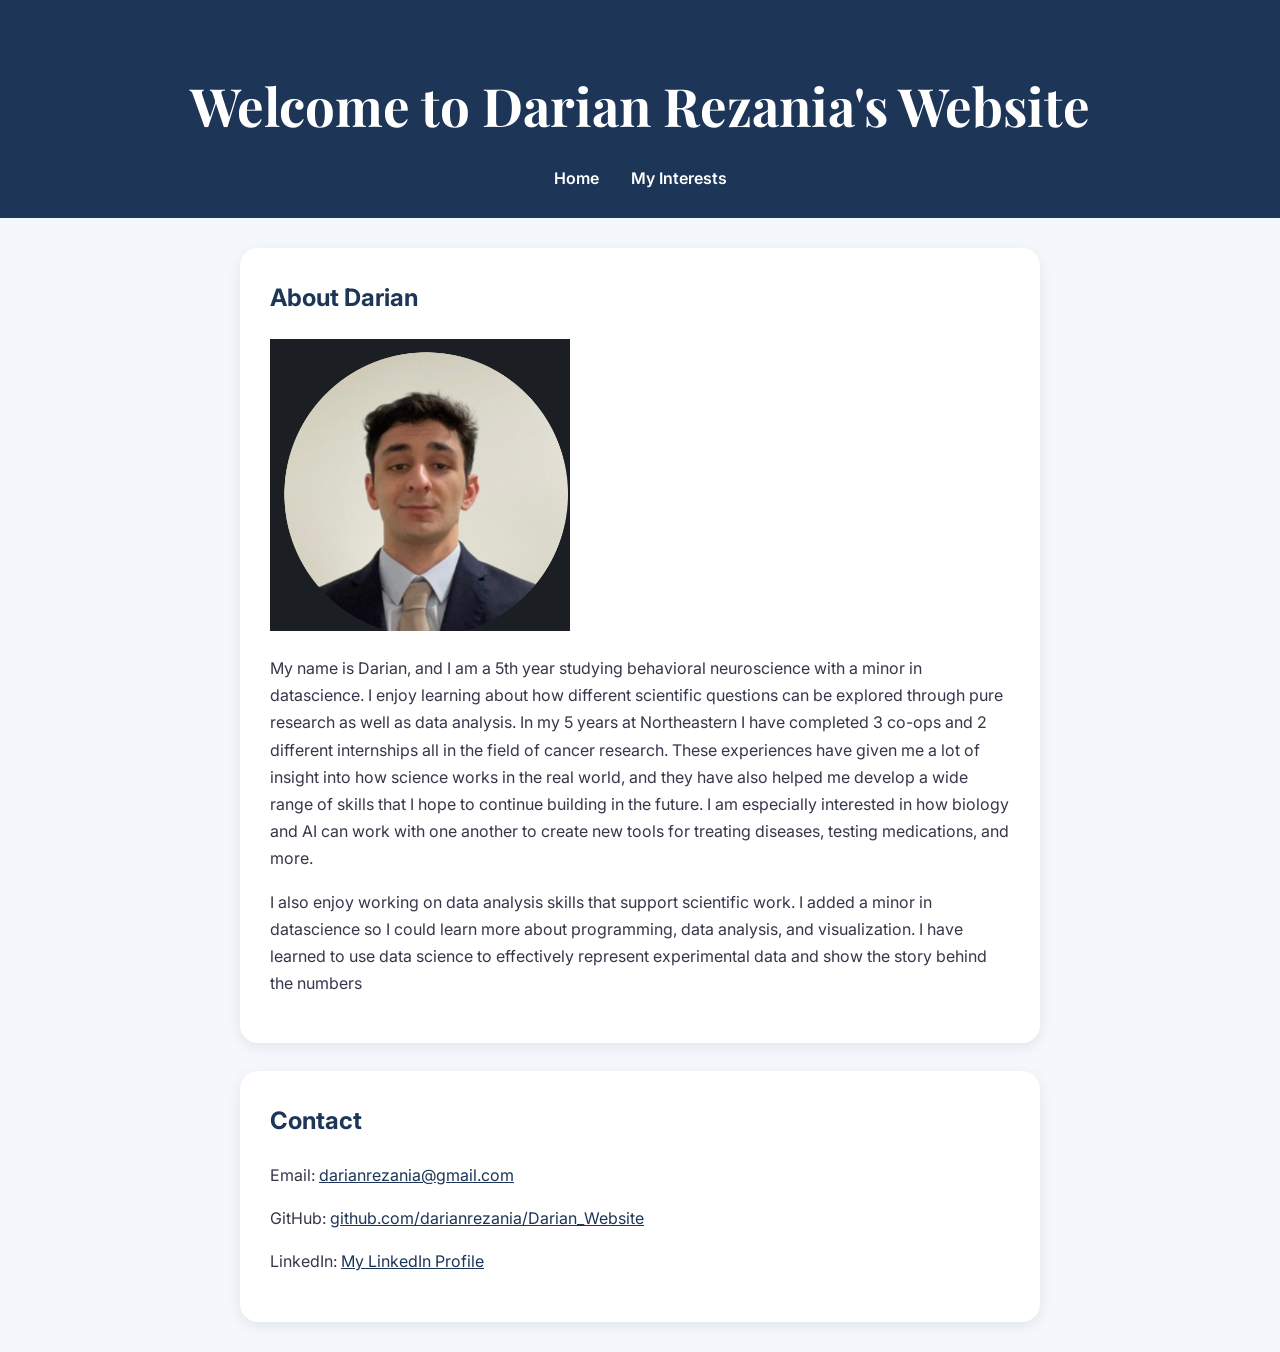
<file: index.html>
<!DOCTYPE html>
<html lang="en"></html>
<head>
    <title>Darian Rezania | Home</title>
    <link rel="stylesheet" href="style.css">
    <link href="https://fonts.googleapis.com/css2?family=Playfair+Display:wght@700&family=Inter:wght@400;500;700&display=swap" rel="stylesheet">
</head>
<body>
    <header>
        <h1>Welcome to Darian Rezania's Website</h1>
        <nav>
            <a href="index.html">Home</a>
            <a href="page2.html">My Interests</a>
        </nav>
    </header>

    <main class="container">
        <section class="card">
            <h2>About Darian</h2>
            <img
            src="Darian.png" alt="Profile Picture of Darian" width="300">
            

            <p>
                My name is Darian, and I am a 5th year studying behavioral neuroscience with a minor in datascience.
                I enjoy learning about how different scientific questions can be explored through pure research as well as data analysis. 
                In my 5 years at Northeastern I have completed 3 co-ops and 2 different internships all in the field of cancer research. 
                These experiences have given me a lot of insight into how science works in the real world,
                and they have also helped me develop a wide range of skills that I hope to continue building in the future.
                I am especially interested in how biology and AI can work with one another to create new tools for treating diseases,
                testing medications, and more. 
            </p>

            <p>
                I also enjoy working on data analysis skills that support scientific work. I added
                a minor in datascience so I could learn more about programming, data analysis, and visualization. 
                I have learned to use data science to effectively represent experimental data and show the story behind the numbers
            </p>
        </section>

        <section class="card">
            <h2>Contact</h2>
            <p>Email: <a href="mailto:darianrezania@gmail.com">darianrezania@gmail.com</a></p>
            <p>GitHub: <a href="https://github.com/darianrezania/Darian_Website" target="_blank">github.com/darianrezania/Darian_Website</a></p>
            <p>LinkedIn: <a href="https://www.linkedin.com/in/darian-rezania-630039231" target="_blank">My LinkedIn Profile</a></p>
        </section>
    </main>
</body>
</html>
</file>
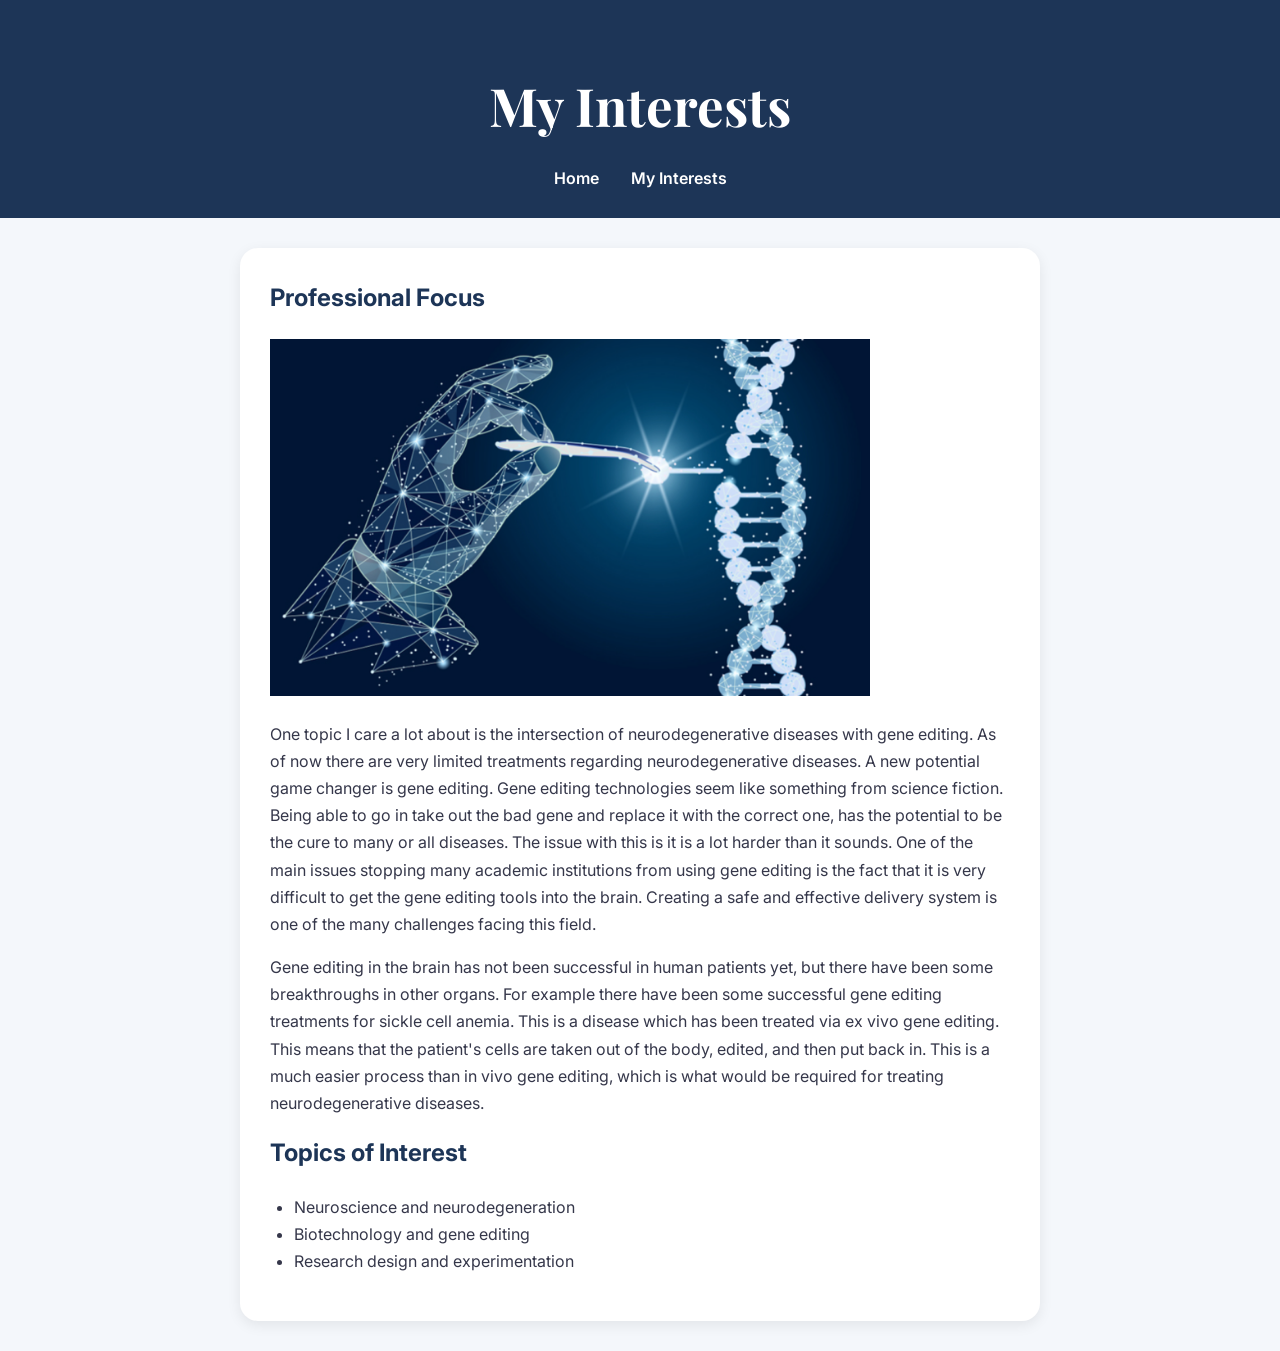
<file: page2.html>
<!DOCTYPE html>
<html lang="en">
<head>
    <title>Darian Rezania | My Interests</title>
    <link rel="stylesheet" href="style.css">
    <link href="https://fonts.googleapis.com/css2?family=Playfair+Display:wght@700&family=Inter:wght@400;500;700&display=swap" rel="stylesheet">
</head>
<body>
    <header>
        <h1>My Interests</h1>
        <nav>
            <a href="index.html">Home</a>
            <a href="interests.html">My Interests</a>
        </nav>
    </header>

    <main class="container">
        <section class="card">
            <h2>Professional Focus</h2>
            <img
                src="Science.png" width="600">

            <p>
               One topic I care a lot about is the intersection of neurodegenerative diseases with gene editing. 
               As of now there are very limited treatments regarding neurodegenerative diseases. A new potential game changer is gene editing. Gene editing technologies seem like something from science fiction. Being able to go in take out the bad gene
               and replace it with the correct one, has the potential to be the cure to many or all diseases. The issue with this is 
               it is a lot harder than it sounds. One of the main issues stopping many academic institutions from using gene editing is the fact that it is very difficult to get the gene editing tools into the brain.
               Creating a safe and effective delivery system is one of the many challenges facing this field. 
            </p>

            <p>
                Gene editing in the brain has not been successful in human patients yet, but there have been some breakthroughs in other organs. 
                For example there have been some successful gene editing treatments for sickle cell anemia. 
                This is a disease which has been treated via ex vivo gene editing. This means that the patient's cells are taken out of the body, edited, and then put back in.
                This is a much easier process than in vivo gene editing, which is what would be required for treating neurodegenerative diseases. 
            </p>

            <h2>Topics of Interest</h2>
            <ul>
                <li>Neuroscience and neurodegeneration</li>
                <li>Biotechnology and gene editing</li>
                <li>Research design and experimentation</li>
            </ul>
        </section>
    </main>
</body>
</html>
</file>
<file: style.css>
body {
    margin: 0;
    font-family: "Inter", sans-serif;
    background-color:#f4f7fb;
    color: #35374a;
    line-height: 1.7;
}

header {
    background: #1d3557;
    color: white;
    text-align: center;
    padding: 26px 20px;
}

h1 {
    font-family: "Playfair Display", serif;
    font-size: 3.3rem;
    margin-bottom: 14px;
}

h2 {
    color: #1d3557;
    margin-top: 0;
}

nav {
    margin-top: 10px;
}

nav a {
    color: white;
    text-decoration: none;
    margin: 0 14px;
    font-weight: 600;
}

nav a:hover {
    text-decoration: underline;
}

.container {
    max-width: 800px;
    margin: 30px auto;
    padding: 0 20px;
}

.card {
    background: white;
    padding: 30px;
    margin-bottom: 28px;
    border-radius: 18px;
    box-shadow: 0 4px 14px rgba(0, 0, 0, 0.08);
}

.page-image {
    width: 100%;
    max-width: 700px;
    display: block;
    margin: 18px auto 24px auto;
    border-radius: 12px;
}

ul {
    padding-left: 24px;
}

a {
    color: #1d3557;
}
</file>
